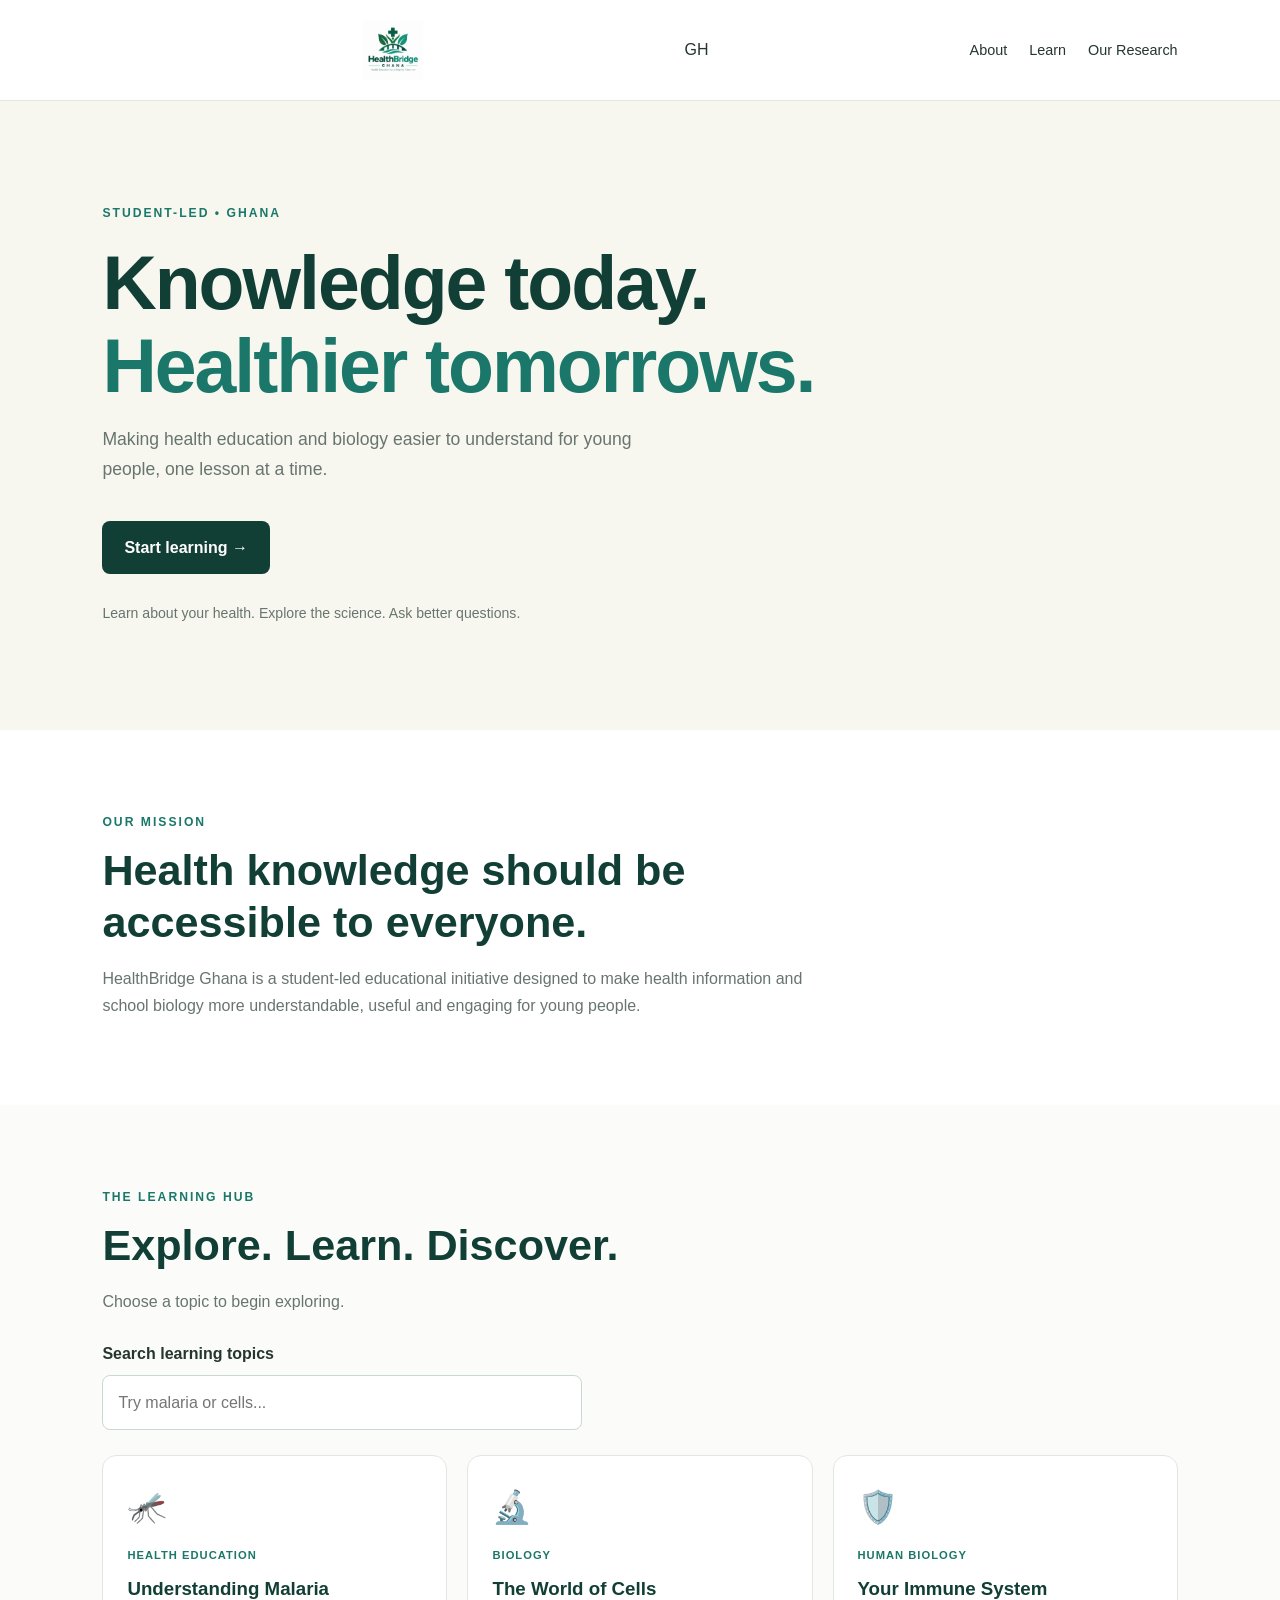
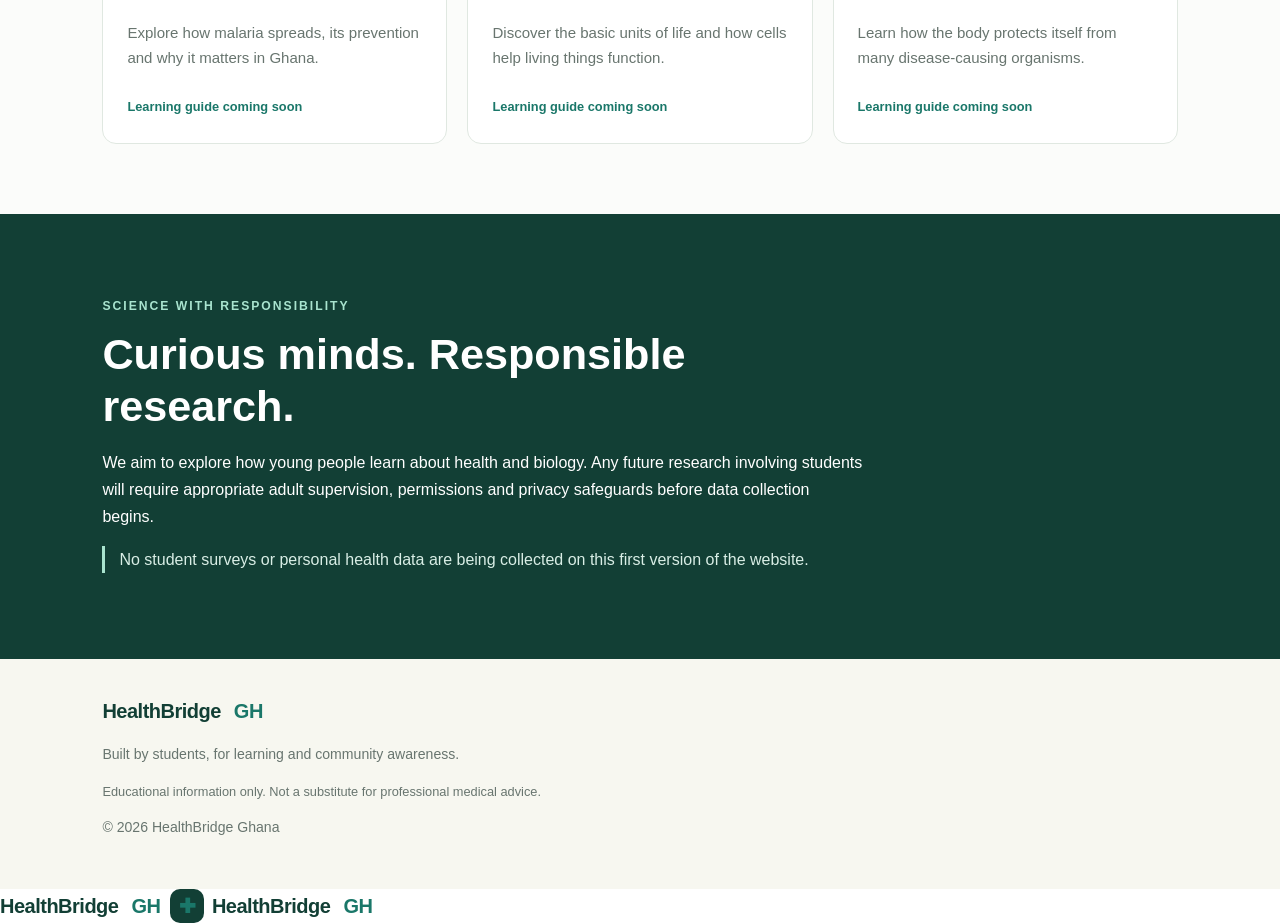
<file: index.html>
<!DOCTYPE html>
<html lang="en">
<head>
  <meta charset="UTF-8">
  <meta name="viewport" content="width=device-width, initial-scale=1.0">
  <meta name="description" content="HealthBridge Ghana helps young people explore health education and biology through reliable learning resources.">
  <title>HealthBridge Ghana | Learn. Understand. Thrive.</title>  
<link rel="icon" type="image/png" href="./HealthBridge%20Ghana%20Wellness%20Logo.png">
  <link rel="stylesheet" href="style.css">
  <script src="script.js" defer></script>
</head>

<body>
  <header class="navbar">
    <a class="logo" href="#">
<a href="index.html" class="logo">

<img src="./HealthBridge%20Ghana%20Wellness%20Logo.png" alt="HealthBridge Ghana logo">
</a>
<span>GH</span></a>

    <nav aria-label="Main navigation">
      <a href="#about">About</a>
      <a href="#learn">Learn</a>
      <a href="#research">Our Research</a>
    </nav>
  </header>

  <main>
    <section class="hero">
      <p class="eyebrow">STUDENT-LED • GHANA</p>

      <h1>Knowledge today.<br><span>Healthier tomorrows.</span></h1>

      <p class="hero-text">
        Making health education and biology easier to understand
        for young people, one lesson at a time.
      </p>

      <a class="primary-button" href="#learn">Start learning →</a>

      <p class="hero-note">
        Learn about your health. Explore the science. Ask better questions.
      </p>
    </section>

    <section class="section" id="about">
      <p class="eyebrow">OUR MISSION</p>
      <h2>Health knowledge should be accessible to everyone.</h2>
      <p class="section-text">
        HealthBridge Ghana is a student-led educational initiative
        designed to make health information and school biology
        more understandable, useful and engaging for young people.
      </p>
    </section>

    <section class="section learning-section" id="learn">
      <p class="eyebrow">THE LEARNING HUB</p>
      <h2>Explore. Learn. Discover.</h2>
      <p class="section-text">
        Choose a topic to begin exploring.
      </p>

      <label for="topic-search" class="search-label">
        Search learning topics
      </label>
      <input
        type="search"
        id="topic-search"
        placeholder="Try malaria or cells..."
      >

      <p id="search-message" aria-live="polite"></p>

      <div class="topic-grid">
        <article class="topic-card" data-topic="malaria mosquitoes prevention">
          <span class="topic-icon">🦟</span>
          <p class="card-label">HEALTH EDUCATION</p>
          <h3>Understanding Malaria</h3>
          <p>
            Explore how malaria spreads, its prevention
            and why it matters in Ghana.
          </p>
          <span class="coming-soon">Learning guide coming soon</span>
        </article>

        <article class="topic-card" data-topic="cells biology human body">
          <span class="topic-icon">🔬</span>
          <p class="card-label">BIOLOGY</p>
          <h3>The World of Cells</h3>
          <p>
            Discover the basic units of life and how
            cells help living things function.
          </p>
          <span class="coming-soon">Learning guide coming soon</span>
        </article>

        <article class="topic-card" data-topic="immunity immune system infection">
          <span class="topic-icon">🛡️</span>
          <p class="card-label">HUMAN BIOLOGY</p>
          <h3>Your Immune System</h3>
          <p>
            Learn how the body protects itself from
            many disease-causing organisms.
          </p>
          <span class="coming-soon">Learning guide coming soon</span>
        </article>
      </div>
    </section>

    <section class="research-section" id="research">
      <p class="eyebrow">SCIENCE WITH RESPONSIBILITY</p>
      <h2>Curious minds. Responsible research.</h2>
      <p>
        We aim to explore how young people learn about health
        and biology. Any future research involving students
        will require appropriate adult supervision, permissions
        and privacy safeguards before data collection begins.
      </p>
      <p class="research-note">
        No student surveys or personal health data are being
        collected on this first version of the website.
      </p>
    </section>
  </main>

  <footer>
    <a class="logo" href="#">HealthBridge<span>GH</span></a>
    <p>Built by students, for learning and community awareness.</p>
    <p class="disclaimer">
      Educational information only. Not a substitute for professional
      medical advice.
    </p>
    <p>© <span id="year"></span> HealthBridge Ghana</p>
  </footer>
</body>
</html>
<a class="logo" href="#">HealthBridge<span>GH</span></a>
<a class="logo" href="#">
  <span class="logo-icon">✚</span>
  HealthBridge <span>GH</span>
</a>
</file>
<file: style.css>
:root {
  --green: #123f35;
  --teal: #1a7769;
  --cream: #f7f7f0;
  --white: #ffffff;
  --text: #253630;
  --muted: #68756f;
  --border: #e0e8e1;
}

* {
  box-sizing: border-box;
}

html {
  scroll-behavior: smooth;
}

body {
  margin: 0;
  background: var(--white);
  color: var(--text);
  font-family: Arial, Helvetica, sans-serif;
  line-height: 1.7;
}

a {
  color: inherit;
  text-decoration: none;
}

.navbar {
  display: flex;
  align-items: center;
  justify-content: space-between;
  gap: 20px;
  padding: 20px 8%;
  border-bottom: 1px solid var(--border);
}

.logo {
  color: var(--green);
  font-size: 1.25rem;
  font-weight: 800;
  letter-spacing: -0.5px;
}

.logo span {
  color: var(--teal);
  margin-left: 5px;
}

nav {
  display: flex;
  flex-wrap: wrap;
  gap: 22px;
  font-size: 0.9rem;
}

nav a:hover {
  color: var(--teal);
}

.hero {
  padding: 90px 8%;
  background: var(--cream);
}

.eyebrow {
  color: var(--teal);
  font-size: 0.76rem;
  font-weight: 800;
  letter-spacing: 2px;
}

h1 {
  max-width: 800px;
  margin: 18px 0;
  color: var(--green);
  font-size: clamp(2.5rem, 6vw, 4.7rem);
  line-height: 1.1;
  letter-spacing: -2px;
}

h1 span {
  color: var(--teal);
}

.hero-text {
  max-width: 580px;
  color: var(--muted);
  font-size: 1.1rem;
}

.primary-button {
  display: inline-block;
  margin-top: 18px;
  padding: 13px 22px;
  border-radius: 8px;
  background: var(--green);
  color: var(--white);
  font-weight: 700;
}

.primary-button:hover {
  background: var(--teal);
}

.hero-note {
  margin-top: 28px;
  color: var(--muted);
  font-size: 0.88rem;
}

.section {
  padding: 70px 8%;
}

.section h2,
.research-section h2 {
  max-width: 720px;
  margin: 10px 0;
  color: var(--green);
  font-size: clamp(1.8rem, 4vw, 2.7rem);
  line-height: 1.2;
}

.section-text {
  max-width: 700px;
  color: var(--muted);
}

.learning-section {
  background: #fbfcfa;
}

.search-label {
  display: block;
  margin-top: 25px;
  font-weight: 700;
}

#topic-search {
  width: 100%;
  max-width: 480px;
  margin-top: 8px;
  padding: 13px 15px;
  border: 1px solid #cbd8cf;
  border-radius: 8px;
  background: white;
  color: var(--text);
  font: inherit;
}

#topic-search:focus {
  outline: 2px solid var(--teal);
  outline-offset: 2px;
}

#search-message {
  color: var(--muted);
  font-size: 0.9rem;
}

.topic-grid {
  display: grid;
  grid-template-columns: repeat(3, minmax(0, 1fr));
  gap: 20px;
  margin-top: 25px;
}

.topic-card {
  padding: 24px;
  border: 1px solid var(--border);
  border-radius: 14px;
  background: var(--white);
}

.topic-icon {
  font-size: 2rem;
}

.card-label {
  margin-bottom: 5px;
  color: var(--teal);
  font-size: 0.7rem;
  font-weight: 800;
  letter-spacing: 1px;
}

.topic-card h3 {
  margin: 8px 0;
  color: var(--green);
}

.topic-card p:not(.card-label) {
  color: var(--muted);
  font-size: 0.94rem;
}

.coming-soon {
  display: inline-block;
  margin-top: 10px;
  color: var(--teal);
  font-size: 0.8rem;
  font-weight: 700;
}

.research-section {
  padding: 70px 8%;
  background: var(--green);
  color: var(--white);
}

.research-section h2 {
  color: var(--white);
}

.research-section .eyebrow {
  color: #a9e4cf;
}

.research-section > p:not(.eyebrow) {
  max-width: 760px;
}

.research-note {
  padding-left: 14px;
  border-left: 3px solid #a9e4cf;
  color: #d9eee6;
}

footer {
  padding: 35px 8%;
  background: var(--cream);
  font-size: 0.88rem;
}

footer p {
  color: var(--muted);
}

.disclaimer {
  max-width: 600px;
  font-size: 0.8rem;
}

@media (max-width: 750px) {
  .navbar {
    align-items: flex-start;
    flex-direction: column;
  }

  nav {
    gap: 14px;
  }

  .hero {
    padding-top: 65px;
    padding-bottom: 65px;
  }

  .topic-grid {
    grid-template-columns: 1fr;
  }

  .section,
  .research-section {
    padding: 50px 7%;
  }
}
.logo {
  display: inline-flex;
  align-items: center;
  gap: 8px;
}

.logo-icon {
  display: inline-flex;
  align-items: center;
  justify-content: center;
  width: 34px;
  height: 34px;
  border-radius: 10px;
  background: #123f35;
  color: white;
  font-size: 20px;
}
.logo img {
  width: 160px;
  height: auto;
  display: block;
}
.logo img {
    width: 60px;
    height: 60px;
    object-fit: contain;
    display: block;
}
</file>
